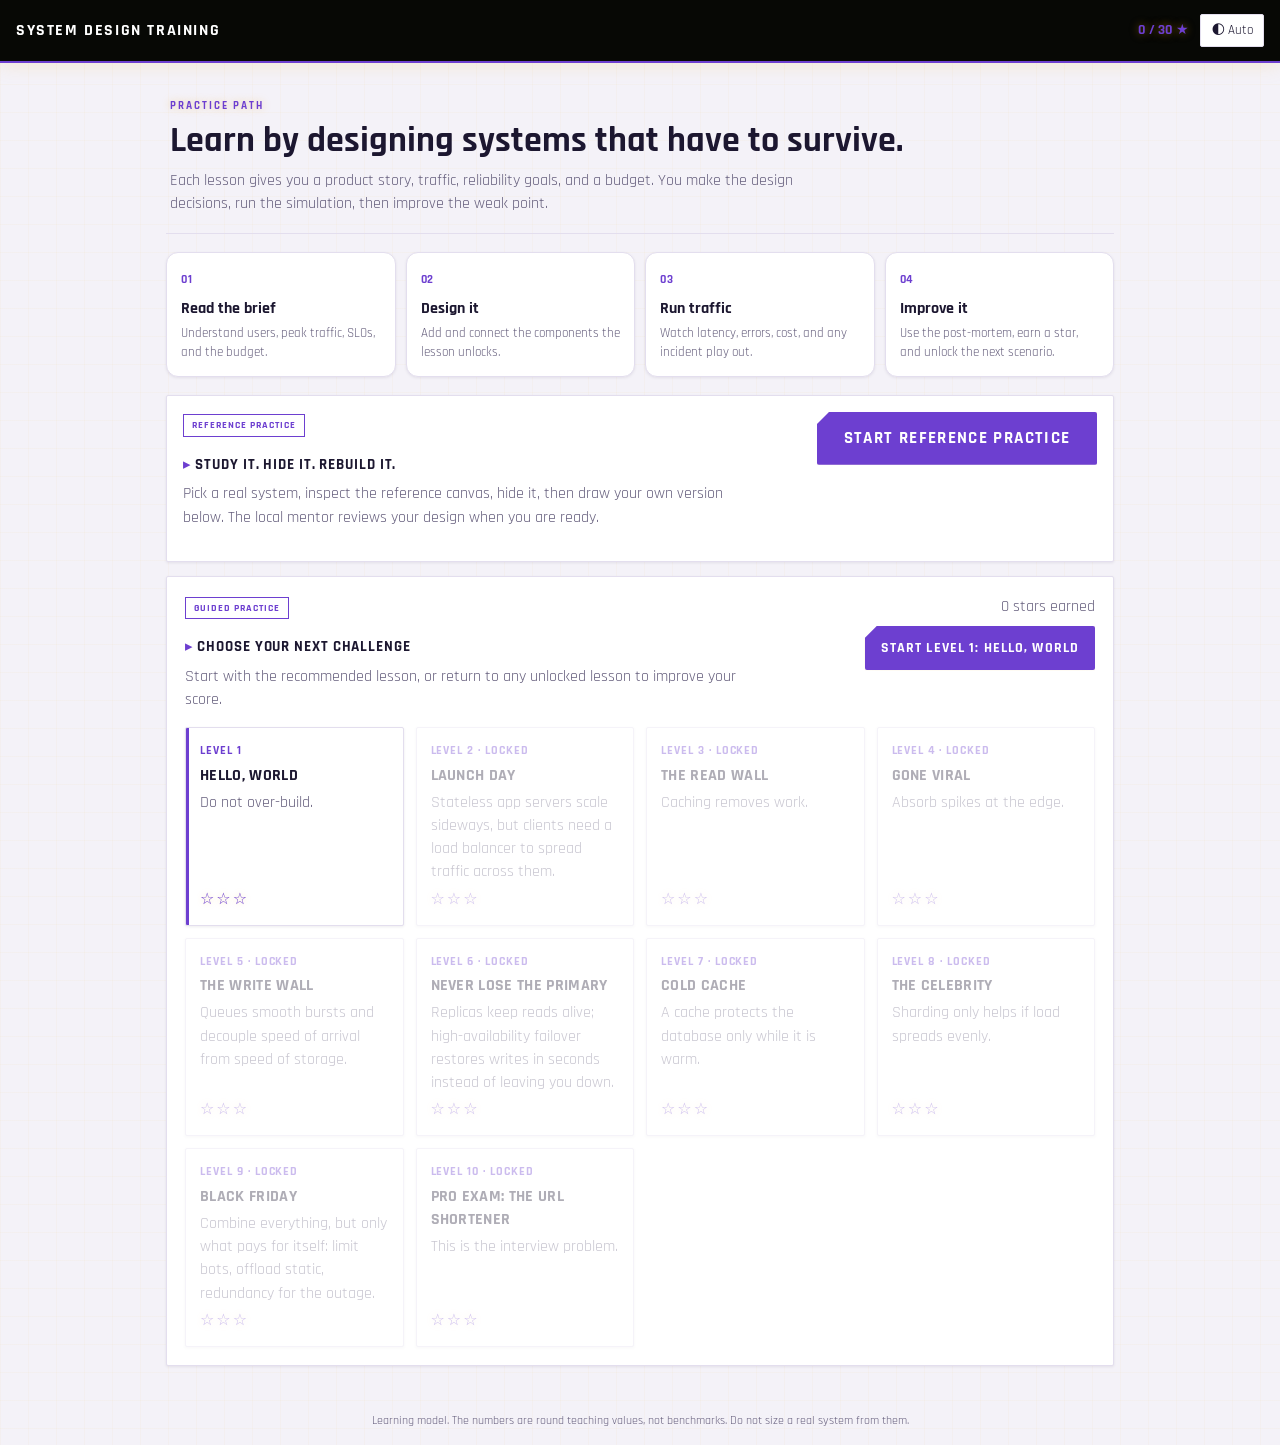
<file: index.html>
<!doctype html>
<html lang="en">
<head>
<meta charset="utf-8">
<title>Architecture Lab</title>
<meta name="viewport" content="width=device-width, initial-scale=1, viewport-fit=cover">
<meta name="description" content="Design a system, run real-looking traffic through it, and see what breaks. Ten levels from a blog to a URL shortener interview.">
<meta name="theme-color" content="#1b1233">
<meta name="apple-mobile-web-app-capable" content="yes">
<meta name="mobile-web-app-capable" content="yes">
<meta name="apple-mobile-web-app-status-bar-style" content="black-translucent">
<meta name="apple-mobile-web-app-title" content="Arch Lab">
<link rel="manifest" href="manifest.webmanifest">
<link rel="icon" href="icon.svg" type="image/svg+xml">
<link rel="apple-touch-icon" href="icon-180.png">
<link rel="stylesheet" href="style.css?v=20261002i-ref-full-width">
<link rel="stylesheet" href="style-tactical.css">
<link rel="stylesheet" href="learn-shell.css?v=20261005a">
<link href="https://fonts.googleapis.com/css2?family=Rajdhani:wght@500;600;700&display=swap" rel="stylesheet">
<script src="theme.js"></script>
<script src="embed-flags.js"></script>
</head>
<body>
<header class="top">
  <button id="back" class="icon" aria-label="Back to levels" hidden>&larr;</button>
  <h1 id="title">Architecture Lab</h1>
  <span id="totalStars" class="stars-total" aria-label="Total stars"></span>
</header>
<main id="app" aria-live="polite"></main>
<dialog id="referenceDialog" class="reference-dialog">
  <div class="reference-dialog-head"><b id="referenceDialogTitle">Reference design</b><button id="referenceDialogClose" class="icon" aria-label="Close">&times;</button></div>
  <iframe id="referenceDialogFrame" class="reference-dialog-frame" title="Reference architecture, full size"></iframe>
</dialog>
<footer class="foot">Learning model. The numbers are round teaching values, not benchmarks. Do not size a real system from them.</footer>
<script src="engine.js?v=cr1"></script>
<script src="levels.js?v=cr1"></script>
<script src="graph.js?v=cr1"></script>
<script src="platforms.js"></script>
<script src="platform_sizes.js"></script>
<script src="examples_more.js?v=20261005a"></script>
<script src="app.js?v=20261005-library"></script>
</body>
</html>
</file>
<file: style.css>
:root {
  --bg: #f4f2f8; --card: #ffffff; --ink: #1c1730; --muted: #665f7d; --line: #e3deee; --accent: #6d3fd0; --accent-ink: #ffffff; --accent-soft: #efe8fb;
  --ok: #157a3d; --ok-bg: #e3f5ea; --warn: #8a5a00; --warn-bg: #fff2d1; --bad: #b3261e; --bad-bg: #fde8e6; --chart-a: #6d3fd0; --chart-b: #d9534f; --shadow: 0 1px 3px rgba(20,10,50,.08);
  color-scheme: light;
}
@media (prefers-color-scheme: dark) {
  :root:not([data-theme="light"]) { --bg: #120e1f; --card: #1c1730; --ink: #eeeaf8; --muted: #a59fbc; --line: #2f2848; --accent: #a78bfa; --accent-ink: #160f2a; --accent-soft: #2a2145;
    --ok: #6ee7a0; --ok-bg: #12372377; --warn: #f5c16c; --warn-bg: #3a2d1288; --bad: #ff9c94; --bad-bg: #4a1f1c88; --chart-a: #a78bfa; --chart-b: #ff8a80; --shadow: none; color-scheme: dark; }
}
:root[data-theme="dark"] { --bg: #120e1f; --card: #1c1730; --ink: #eeeaf8; --muted: #a59fbc; --line: #2f2848; --accent: #a78bfa; --accent-ink: #160f2a; --accent-soft: #2a2145;
    --ok: #6ee7a0; --ok-bg: #12372377; --warn: #f5c16c; --warn-bg: #3a2d1288; --bad: #ff9c94; --bad-bg: #4a1f1c88; --chart-a: #a78bfa; --chart-b: #ff8a80; --shadow: none; color-scheme: dark; }
* { box-sizing: border-box; -webkit-tap-highlight-color: transparent; }
html, body { margin: 0; background: var(--bg); color: var(--ink); font: 16px/1.45 -apple-system, "Segoe UI", system-ui, sans-serif; }
body { padding: env(safe-area-inset-top) env(safe-area-inset-right) env(safe-area-inset-bottom) env(safe-area-inset-left); min-height: 100vh; display: flex; flex-direction: column; }
.top { display: flex; align-items: center; gap: 12px; padding: 14px 16px; background: #1b1233; color: #fff; position: sticky; top: 0; z-index: 5; }
.top h1 { margin: 0; font-size: 18px; flex: 1; overflow: hidden; text-overflow: ellipsis; white-space: nowrap; }
.stars-total { font-size: 14px; color: #ffd36b; white-space: nowrap; }
button { font: inherit; color: inherit; cursor: pointer; }
button.icon { background: rgba(255,255,255,.14); color: #fff; border: 0; width: 40px; height: 40px; border-radius: 10px; font-size: 20px; }
main { flex: 1; width: 100%; max-width: 980px; margin: 0 auto; padding: 16px; }
.foot { text-align: center; color: var(--muted); font-size: 12px; padding: 16px; }
.card { background: var(--card); border: 1px solid var(--line); border-radius: 14px; padding: 16px; box-shadow: var(--shadow); margin-bottom: 14px; }
.practice-shell { display: grid; gap: 14px; }
.practice-head { display: flex; align-items: end; justify-content: space-between; gap: 18px; padding: 4px 2px 14px; border-bottom: 1px solid var(--line); }
.practice-head h2 { margin: 6px 0; font-size: 24px; }.practice-head p { margin: 0; color: var(--muted); max-width: 620px; }
.practice-actions { display: flex; align-items: end; gap: 8px; flex-wrap: wrap; }.practice-actions label { display: grid; gap: 4px; color: var(--muted); font-size: 12px; }.practice-actions select { min-height: 40px; padding: 7px; border: 1px solid var(--line); border-radius: 8px; background: var(--card); color: var(--ink); }.practice-actions .primary { width: auto; font-size: 13px; padding: 11px 14px; }
.practice-step { overflow: hidden; border: 1px solid var(--line); border-radius: 14px; background: var(--card); box-shadow: var(--shadow); }.practice-step-head { display: flex; align-items: center; gap: 10px; padding: 10px 14px; border-bottom: 1px solid var(--line); }.practice-step-head > span { display: grid; place-items: center; min-width: 42px; height: 25px; padding: 0 8px; border-radius: 999px; background: var(--accent); color: var(--accent-ink); font-weight: 750; font-size: 12px; }.practice-step-head b, .practice-step-head small { display: block; }.practice-step-head small { color: var(--muted); font-size: 12px; }.practice-reference-card { overflow: hidden; border: 1px solid var(--line); border-radius: 12px; background: var(--card); box-shadow: var(--shadow); }.practice-reference-card summary { display: flex; align-items: center; justify-content: space-between; gap: 12px; padding: 11px 14px; cursor: pointer; list-style: none; font-weight: 750; }.practice-reference-card summary::-webkit-details-marker { display: none; }.practice-reference-card summary::before { content: "▸"; color: var(--accent); transition: transform .15s ease; }.practice-reference-card[open] summary::before { transform: rotate(90deg); }.practice-reference-card summary span { margin-right: auto; }.practice-reference-card summary small { color: var(--muted); font-weight: 500; }.practice-reference-body { display: flex; flex-direction: column; border-top: 1px solid var(--line); }
.practice-reference-canvas { position: relative; border-bottom: 1px solid var(--line); }
.practice-reference { display: block; width: 100%; height: 240px; border: 0; }
.practice-reference-pop { position: absolute; right: 8px; top: 8px; z-index: 2; padding: 5px 9px; font-size: 11.5px; box-shadow: 0 2px 8px rgba(0,0,0,.12); }
.practice-reference-learn { padding: 12px 14px; }
.practice-reference-learn b { display: block; margin-bottom: 5px; font-size: 12.5px; }
.practice-reference-learn p { margin: 0; color: var(--muted); font-size: 12.5px; line-height: 1.55; }
.practice-board { display: block; width: 100%; height: max(720px, calc(100vh - 260px)); border: 0; }
.reference-dialog { width: min(1200px, 94vw); height: min(560px, 78vh); padding: 0; border: 0; border-radius: 14px; box-shadow: 0 24px 64px rgba(0,0,0,.35); }
.reference-dialog::backdrop { background: rgba(10, 8, 20, .55); }
.reference-dialog-head { display: flex; align-items: center; justify-content: space-between; gap: 10px; padding: 12px 16px; border-bottom: 1px solid var(--line); }
.reference-dialog-head b { font-size: 15px; }
.reference-dialog-frame { display: block; width: 100%; height: calc(100% - 49px); border: 0; }
.practice-library { padding: 14px; border: 1px solid var(--line); border-radius: 14px; background: var(--card); box-shadow: var(--shadow); }.practice-library-head { display: flex; justify-content: space-between; gap: 12px; align-items: center; margin-bottom: 12px; }.practice-library-head b, .practice-library-head small { display: block; }.practice-library-head small { margin-top: 3px; color: var(--muted); font-size: 12px; }.practice-library-head > span { padding: 4px 8px; border-radius: 999px; background: var(--accent-soft); color: var(--accent); font-size: 12px; font-weight: 750; white-space: nowrap; }.practice-library-grid { display: grid; grid-template-columns: repeat(auto-fill, minmax(220px, 1fr)); gap: 10px; }.practice-example { display: flex; flex-direction: column; min-height: 178px; padding: 12px; border: 1px solid var(--line); border-radius: 10px; background: var(--bg); }.practice-example.selected { border-color: var(--accent); box-shadow: inset 3px 0 var(--accent); }.practice-example > span { font-size: 10px; font-weight: 800; color: var(--accent); letter-spacing: .08em; }.practice-example h3 { margin: 6px 0; font-size: 16px; }.practice-example p { margin: 0 0 12px; color: var(--muted); font-size: 12px; line-height: 1.45; }.practice-example button { margin-top: auto; padding: 8px; border: 1px solid var(--line); border-radius: 8px; background: var(--card); color: var(--ink); font: inherit; font-size: 12px; font-weight: 700; }.practice-example button:hover { border-color: var(--accent); color: var(--accent); }
@media (max-width: 760px) { .practice-head { align-items: start; flex-direction: column; }.practice-actions { align-items: stretch; width: 100%; }.practice-actions label, .practice-actions select, .practice-actions button { flex: 1; }.practice-reference-card summary { align-items: start; flex-direction: column; gap: 3px; }.practice-reference-card summary::before { position: absolute; right: 14px; }.practice-reference { height: 180px; }.practice-board { height: 680px; } }
.card h2 { margin: 0 0 8px; font-size: 17px; }
.muted { color: var(--muted); }
.grid { display: grid; grid-template-columns: repeat(auto-fill, minmax(200px, 1fr)); gap: 12px; }
.lvl { text-align: left; border: 1px solid var(--line); background: var(--card); border-radius: 14px; padding: 14px; min-height: 108px; display: flex; flex-direction: column; gap: 4px; box-shadow: var(--shadow); }
.lvl[disabled] { opacity: .5; cursor: not-allowed; }
.lvl .n { font-size: 12px; color: var(--muted); }
.lvl .t { font-weight: 650; }
.lvl .s { margin-top: auto; color: #e0a800; letter-spacing: 2px; }
.chips { display: flex; flex-wrap: wrap; gap: 8px; margin: 10px 0 0; }
.chip { padding: 6px 10px; border-radius: 999px; font-size: 13px; background: var(--accent-soft); color: var(--ink); }
.chip.ok { background: var(--ok-bg); color: var(--ok); }
.chip.bad { background: var(--bad-bg); color: var(--bad); }
.chip.warn { background: var(--warn-bg); color: var(--warn); }
.layout { display: grid; grid-template-columns: 1fr; gap: 14px; }
@media (min-width: 860px) { .layout { grid-template-columns: 1.05fr .95fr; align-items: start; } }
.ctl { display: flex; align-items: center; justify-content: space-between; gap: 12px; padding: 10px 0; border-top: 1px solid var(--line); flex-wrap: wrap; }
.ctl:first-of-type { border-top: 0; }
.ctl .lab { font-weight: 600; }
.ctl .hint { display: block; font-weight: 400; font-size: 12px; color: var(--muted); }
.seg { display: inline-flex; border: 1px solid var(--line); border-radius: 10px; overflow: hidden; }
.seg button { border: 0; background: transparent; padding: 9px 12px; min-width: 44px; min-height: 40px; }
.seg button[aria-pressed="true"] { background: var(--accent); color: var(--accent-ink); font-weight: 650; }
.step { display: inline-flex; align-items: center; border: 1px solid var(--line); border-radius: 10px; overflow: hidden; }
.step button { border: 0; background: var(--accent-soft); width: 44px; height: 40px; font-size: 20px; }
.step output { min-width: 44px; text-align: center; font-variant-numeric: tabular-nums; font-weight: 650; }
.primary { background: var(--accent); color: var(--accent-ink); border: 0; border-radius: 12px; padding: 14px 18px; font-weight: 700; width: 100%; font-size: 17px; }
.ghost { background: transparent; border: 1px solid var(--line); border-radius: 12px; padding: 12px 16px; }
.row { display: flex; gap: 10px; flex-wrap: wrap; }
.row > * { flex: 1; }
.flow { display: flex; flex-direction: column; align-items: stretch; gap: 0; }
.tier { border: 1px solid var(--line); border-radius: 10px; padding: 9px 12px; background: var(--card); display: flex; justify-content: space-between; gap: 10px; align-items: center; position: relative; }
.tier + .tier::before { content: ""; position: absolute; left: 50%; top: -9px; width: 2px; height: 9px; background: var(--muted); }
.tier + .tier { margin-top: 9px; }
.tier .name { font-weight: 600; }
.tier .meta { color: var(--muted); font-size: 13px; text-align: right; }
.tier.u-ok { border-color: var(--ok); }
.tier.u-warn { border-color: #d29922; background: var(--warn-bg); }
.tier.u-bad { border-color: var(--bad); background: var(--bad-bg); }
.tier.off { opacity: .45; border-style: dashed; }
.metrics { display: grid; grid-template-columns: repeat(auto-fit, minmax(150px, 1fr)); gap: 10px; }
.metric { border: 1px solid var(--line); border-radius: 12px; padding: 10px 12px; }
.metric .k { font-size: 12px; color: var(--muted); }
.metric .v { font-size: 20px; font-weight: 700; }
.metric.ok { border-color: var(--ok); } .metric.bad { border-color: var(--bad); }
.metric .g { font-size: 12px; }
svg.chart { width: 100%; height: auto; display: block; }
.post li { margin: 6px 0; }
.result-stars { font-size: 32px; letter-spacing: 6px; color: #e0a800; text-align: center; }
.tabs { display: flex; gap: 6px; margin: 4px 0 10px; }
.tabs button { flex: 1; border: 1px solid var(--line); background: transparent; border-radius: 10px; padding: 8px; }
.tabs button[aria-pressed="true"] { background: var(--accent-soft); font-weight: 650; }
/* Studio */
.formgrid { display: grid; grid-template-columns: repeat(auto-fit, minmax(150px, 1fr)); gap: 12px; }
.fld { display: flex; flex-direction: column; gap: 4px; font-size: 14px; }
.fld small { font-size: 11px; }
.fld input, .fld select, .calrow input[type="number"] { font: inherit; padding: 10px; border: 1px solid var(--line); border-radius: 10px; background: var(--bg); color: var(--ink); width: 100%; min-height: 42px; }
.grp { font-size: 13px; text-transform: uppercase; letter-spacing: .04em; color: var(--muted); margin: 16px 0 6px; }
.chk { display: inline-flex; align-items: center; gap: 8px; font-size: 14px; }
.chk input { width: 20px; height: 20px; }
.chk-list { display: flex; flex-wrap: wrap; gap: 8px 18px; }
.calrow { display: grid; grid-template-columns: 1fr 110px; gap: 6px 10px; align-items: center; padding: 8px 0; border-top: 1px solid var(--line); }
.calrow .lab { grid-column: 1 / -1; font-weight: 600; }
.calrow .chk.sm { font-size: 13px; }
.calrow .chip { justify-self: start; }
/* Score, live run, tips */
.score { display: flex; align-items: center; gap: 16px; margin-bottom: 10px; }
.score .big { font-size: 44px; font-weight: 800; line-height: 1; color: var(--accent); }
.score .big small { font-size: 16px; color: var(--muted); font-weight: 600; }
.dim { display: grid; grid-template-columns: 1fr 1fr 48px; gap: 10px; align-items: center; font-size: 13px; margin: 6px 0; }
.dim .bar { height: 8px; background: var(--accent-soft); border-radius: 99px; overflow: hidden; }
.dim .bar i { display: block; height: 100%; background: var(--accent); border-radius: 99px; }
.dim b { text-align: right; }
@media (max-width: 420px) { .dim { grid-template-columns: 1.2fr 1fr 44px; } }
#live .tier { transition: background .12s, border-color .12s; }
/* Canvas */
.cv-head { display: flex; align-items: center; justify-content: space-between; gap: 10px; margin-bottom: 8px; flex-wrap: wrap; }
.cv-head h2 { margin: 0; }
.palette { display: flex; gap: 8px; overflow-x: auto; padding: 4px 0 10px; -webkit-overflow-scrolling: touch; }
.pal { flex: 0 0 auto; display: flex; flex-direction: column; align-items: center; gap: 2px; min-width: 84px; padding: 8px 10px; border: 1.5px dashed var(--muted); border-radius: 12px; background: var(--card); font-size: 12px; font-family: "Segoe Print", "Bradley Hand", "Comic Sans MS", cursive; }
.pal span { font-size: 22px; }
.pal[disabled] { opacity: .35; cursor: not-allowed; }
.cv-wrap { overflow: auto; border: 1px solid var(--line); border-radius: 14px; background:
  radial-gradient(circle, var(--line) 1px, transparent 1px) 0 0 / 22px 22px, var(--bg); touch-action: pan-x pan-y; }
#cv { width: 100%; min-width: 960px; height: auto; display: block; font-family: "Segoe Print", "Bradley Hand", "Comic Sans MS", cursive; user-select: none; -webkit-user-select: none; touch-action: none; }
#cv .box { fill: var(--card); stroke: var(--ink); stroke-width: 2.2; filter: url(#roughN); }
#cv .node { cursor: grab; }
#cv .node.u-ok .box { stroke: var(--ok); } #cv .node.u-warn .box { stroke: #d29922; fill: var(--warn-bg); } #cv .node.u-bad .box { stroke: var(--bad); fill: var(--bad-bg); }
#cv .node.dead { opacity: .55; } #cv .node.dead .box { stroke-dasharray: 6 5; }
#cv .node.sel .box { stroke: var(--accent); stroke-width: 3.6; } #cv .node.link .box { stroke: var(--accent); stroke-dasharray: 3 4; }
#cv .ico { font-size: 22px; } #cv .lbl { font-size: 12px; font-weight: 700; fill: var(--ink); } #cv .sub { font-size: 12.5px; fill: var(--muted); } #cv .pct { font-size: 13px; font-weight: 700; fill: var(--ink); } #cv .dn { font-size: 12px; fill: var(--bad); }
#cv .w { fill: none; stroke: var(--ink); stroke-width: 2.2; marker-end: url(#arr); opacity: .8; }
#cv .wire.dead .w { stroke-dasharray: 5 6; opacity: .35; }
#cv .wire.flow .w { stroke: var(--accent); stroke-width: 3; stroke-dasharray: 10 8; animation: dash .8s linear infinite; opacity: 1; }
#cv .wire.hot .w { stroke: var(--bad); }
#cv .hit { fill: none; stroke: transparent; stroke-width: 20; cursor: pointer; }
#cv .selw { fill: none; stroke: var(--accent); stroke-width: 6; opacity: .3; }
@keyframes dash { to { stroke-dashoffset: -36; } }
@media (prefers-reduced-motion: reduce) { #cv .wire.flow .w { animation: none; } }
.cv-tools { display: flex; gap: 12px; align-items: center; flex-wrap: wrap; margin: 10px 0; font-size: 13px; }
.inspector { border: 1px dashed var(--line); border-radius: 12px; padding: 10px 12px; margin-top: 8px; display: flex; flex-direction: column; gap: 4px; }
.inspector .ctl { padding: 6px 0; }

.theme-btn { margin-left: auto; border: 1px solid var(--line); background: var(--card); color: var(--ink); border-radius: 10px; padding: 6px 10px; cursor: pointer; font: inherit; font-size: 13px; }

/* Focused training entry: levels are the product, not a module landing page. */
.training-hero { padding: 20px 4px 18px; border-bottom: 1px solid var(--line); margin-bottom: 18px; }
.training-hero h2 { margin: 7px 0 8px; font-size: clamp(25px, 4vw, 36px); line-height: 1.08; }
.training-hero p { max-width: 650px; margin: 0; }
.training-levels { padding: 18px; }
.training-levels-head { display: flex; align-items: flex-start; justify-content: space-between; gap: 16px; margin-bottom: 16px; }
.training-levels-head h2 { margin: 7px 0 0; font-size: 20px; }
.training-next-copy { margin: 7px 0 0; max-width: 580px; }
.training-next-action { display: grid; gap: 8px; justify-items: end; min-width: min(100%, 280px); }
.training-start { width: auto; max-width: 100%; font-size: 14px; padding: 12px 16px; }
.training-flow { display: grid; grid-template-columns: repeat(4, minmax(0, 1fr)); gap: 10px; margin: 0 0 18px; }
.training-flow article { background: var(--card); border: 1px solid var(--line); border-radius: 12px; padding: 14px; box-shadow: var(--shadow); }
.training-flow span { color: var(--accent); font-size: 12px; font-weight: 750; letter-spacing: .08em; }
.training-flow h3 { margin: 7px 0 4px; font-size: 16px; }
.training-flow p { color: var(--muted); font-size: 13px; margin: 0; }
@media (max-width: 760px) { .training-flow { grid-template-columns: repeat(2, minmax(0, 1fr)); } }
@media (max-width: 560px) { .training-levels-head { flex-direction: column; gap: 8px; } }
@media (max-width: 560px) { .training-next-action { justify-items: stretch; width: 100%; } .training-start { width: 100%; } }

/* Embedded learning uses the Control Room header and navigation. */
html.control-room-embed .top { display: none !important; }
html.control-room-embed body { grid-template-rows: 1fr auto; }

/* A clearer first-run path in the Control Room learning view. */
.practice-shell { gap: 16px; }
.practice-head { gap: 24px; padding: 18px; border: 1px solid var(--line); border-radius: 14px; background: linear-gradient(120deg, var(--accent-soft), var(--card) 58%); box-shadow: var(--shadow); }
.practice-intro { min-width: 0; }
.practice-head h2 { font-size: clamp(25px, 3vw, 34px); line-height: 1.05; }
.practice-head p { font-size: 15px; }
.practice-meta { display: flex; flex-wrap: wrap; gap: 7px; margin-top: 13px; }
.practice-meta span { padding: 4px 8px; border: 1px solid var(--line); border-radius: 999px; color: var(--muted); background: color-mix(in srgb, var(--card) 78%, transparent); font-size: 11px; font-weight: 700; }
.practice-actions { display: grid; grid-template-columns: auto minmax(155px, 1fr); align-items: end; gap: 8px; min-width: 325px; }
.practice-actions select { min-height: 42px; padding: 7px 10px; }
.practice-actions .primary { grid-column: 1 / -1; width: 100%; padding: 12px 14px; }
.practice-step-head { padding: 12px 14px; }
.practice-step-head em { margin-left: auto; padding: 4px 8px; border-radius: 999px; background: var(--accent-soft); color: var(--accent); font-style: normal; font-size: 11px; font-weight: 750; white-space: nowrap; }
@media (max-width: 760px) { .practice-head { padding: 16px; } .practice-actions { width: 100%; min-width: 0; } .practice-actions label, .practice-actions select, .practice-actions button { min-width: 0; } .practice-step-head { align-items: flex-start; } .practice-step-head em { display: none; } }
</file>
<file: style-tactical.css>
/* Tactical HUD skin for the Control Module (home page) — matches theme-tactical.css.
   Applies only for Dark (explicit) or Auto-with-system-dark, so Light mode is real light. */
:root[data-theme="dark"] {
  --bg: #0b0d0a; --card: #14170f; --ink: #eef1e6; --muted: #8d9482; --line: #2c3324;
  --accent: #f2a900; --accent-ink: #14170f; --accent-soft: #2a2410;
  --ok: #7ee081; --ok-bg: #16321a; --warn: #ffcf5c; --warn-bg: #3a2c08;
  --bad: #ff5c4d; --bad-bg: #3a1512; --chart-a: #f2a900; --chart-b: #ff5c4d; --shadow: none;
  color-scheme: dark;
}
@media (prefers-color-scheme: dark) {
  :root:not([data-theme="light"]) {
    --bg: #0b0d0a; --card: #14170f; --ink: #eef1e6; --muted: #8d9482; --line: #2c3324;
    --accent: #f2a900; --accent-ink: #14170f; --accent-soft: #2a2410;
    --ok: #7ee081; --ok-bg: #16321a; --warn: #ffcf5c; --warn-bg: #3a2c08;
    --bad: #ff5c4d; --bad-bg: #3a1512; --chart-a: #f2a900; --chart-b: #ff5c4d; --shadow: none;
    color-scheme: dark;
  }
}

html, body {
  font-family: "Rajdhani", "Segoe UI", system-ui, sans-serif;
  background:
    linear-gradient(rgba(242,169,0,.03) 1px, transparent 1px) 0 0 / 100% 28px,
    linear-gradient(90deg, rgba(242,169,0,.03) 1px, transparent 1px) 0 0 / 28px 100%,
    var(--bg);
}

.top {
  background: #070805;
  border-bottom: 2px solid var(--accent);
  box-shadow: 0 2px 18px rgba(242,169,0,.15);
}
/* Embedded inside the Control Room's own header — don't duplicate title/stars/theme toggle. */
html.embedded .top #title, html.embedded .top .stars-total { display: none; }
html.embedded .top { padding: 6px 12px; min-height: 0; }
html.embedded .theme-btn { margin-left: auto; }
html.embedded main#app { padding-top: 0; max-width: none; padding-left: 24px; padding-right: 24px; }
html.embedded .layout { grid-template-columns: 1fr; }
@media (min-width: 1100px) { html.embedded .layout { grid-template-columns: 1.3fr .9fr; } }
html.embedded .cr-modules { grid-template-columns: 1fr; }
@media (min-width: 860px) { html.embedded .cr-modules { grid-template-columns: repeat(3, 1fr); } }
@media (min-width: 1500px) { html.embedded main#app { padding-left: 48px; padding-right: 48px; } }
.top h1 { text-transform: uppercase; letter-spacing: .1em; font-size: 16px; }
.stars-total { color: var(--accent); text-shadow: 0 0 8px rgba(242,169,0,.5); font-weight: 700; }
button.icon { border-radius: 2px; background: rgba(238,241,230,.08); }

.card, .lvl, .metric, .tier, .inspector {
  border-radius: 2px !important;
  border: 1px solid var(--line);
}
.card h2 { text-transform: uppercase; letter-spacing: .06em; font-size: 15px; }
.card h2::before { content: "▸ "; color: var(--accent); }

.lvl { position: relative; overflow: hidden; }
.lvl .n { text-transform: uppercase; letter-spacing: .08em; font-weight: 700; color: var(--accent); }
.lvl .t { text-transform: uppercase; letter-spacing: .02em; }
.lvl:not([disabled])::before {
  content: ""; position: absolute; left: 0; top: 0; bottom: 0; width: 3px; background: var(--accent);
}
.lvl[disabled] { opacity: .35; }
.lvl .s { color: var(--accent); text-shadow: 0 0 6px rgba(242,169,0,.4); }

.chip { border-radius: 2px !important; text-transform: uppercase; font-size: 11px; letter-spacing: .05em; font-weight: 700; }

.primary {
  border-radius: 2px !important;
  background: var(--accent); color: var(--accent-ink); font-weight: 800;
  text-transform: uppercase; letter-spacing: .08em;
  clip-path: polygon(12px 0, 100% 0, 100% 100%, 0 100%, 0 12px);
  box-shadow: 0 0 18px rgba(242,169,0,.4);
}
.ghost { border-radius: 2px !important; border-color: var(--line); text-transform: uppercase; letter-spacing: .06em; font-size: 13px; }

.seg, .step, .tabs button { border-radius: 2px !important; }
.seg button[aria-pressed="true"], .tabs button[aria-pressed="true"] {
  background: var(--accent); color: var(--accent-ink); box-shadow: 0 0 10px rgba(242,169,0,.4);
}

.metric .v { font-family: "Rajdhani", monospace; }
.score .big { font-family: "Rajdhani", monospace; text-shadow: 0 0 14px rgba(242,169,0,.45); }
.result-stars { color: var(--accent); text-shadow: 0 0 10px rgba(242,169,0,.5); }

/* Control Room */
.control-room-hero { padding: 4px 2px 18px; border-bottom: 1px solid var(--line); margin-bottom: 16px; }
.cr-kicker { display: block; color: var(--accent); font-size: 11px; font-weight: 800; letter-spacing: .18em; text-transform: uppercase; text-shadow: 0 0 8px rgba(242,169,0,.4); }
.control-room-hero h2 { margin: 8px 0 8px; font-size: 24px; letter-spacing: -.01em; text-transform: none; }
.control-room-hero h2::before { content: none; }
.cr-modules { display: grid; grid-template-columns: 1fr; gap: 14px; }
@media (min-width: 860px) { .cr-modules { grid-template-columns: repeat(3, 1fr); align-items: start; } }
.cr-module { position: relative; padding-top: 20px; }
.cr-badge {
  display: inline-block; margin-bottom: 10px; padding: 3px 8px;
  border: 1px solid var(--accent); color: var(--accent);
  font-size: 10px; font-weight: 800; letter-spacing: .1em; text-transform: uppercase;
}

/* free canvas (Studio) — drop the hand-drawn sketch look for a sharp tactical line */
#cv .box { filter: none; stroke-width: 1.6; }
#cv .node.sel .box { filter: drop-shadow(0 0 6px rgba(242,169,0,.6)); }
.pal { border-radius: 2px !important; font-family: "Rajdhani", sans-serif; text-transform: uppercase; font-size: 10.5px; letter-spacing: .05em; }
.cv-wrap { border-radius: 2px !important; background: radial-gradient(circle, var(--line) 1px, transparent 1px) 0 0 / 22px 22px, var(--bg); }

.fld input, .fld select, .calrow input, .theme-btn { border-radius: 2px !important; }

::-webkit-scrollbar { width: 9px; height: 9px; }
::-webkit-scrollbar-track { background: #070805; }
::-webkit-scrollbar-thumb { background: var(--line); border: 1px solid #070805; }
::-webkit-scrollbar-thumb:hover { background: var(--accent); }
</file>
<file: learn-shell.css>
/* Learn page (reference practice): a full-width workspace with the same type, controls and colours as the
   Architecture Studio. Scoped to html.std-ui (set by app.js in practice mode) so the level game keeps its look. */
html.std-ui, html.std-ui body { font-family: "Segoe UI", system-ui, -apple-system, "Helvetica Neue", Arial, sans-serif; font-size: 14px; background: var(--bg); }
html.std-ui main#app { max-width: none !important; width: 100%; padding: 0 !important; }
html.std-ui .top h1 { text-transform: none; letter-spacing: normal; font-size: 15px; }
html.std-ui .foot { display: none; }
html.std-ui .lp, html.std-ui .lp :is(button, select, input, h2, h3, p, b, small, span, summary, li) { font-family: inherit; text-transform: none !important; letter-spacing: normal !important; text-shadow: none !important; }
html.std-ui .lp .lp-card { border-radius: 12px !important; }

/* workspace: top bar + work area fill the viewport */
.lp { display: flex; flex-direction: column; gap: 0; height: 100vh; min-height: 560px; }
html.std-ui:not(.control-room-embed) .lp { height: calc(100vh - 68px); }
.lp.lp-guided { height: auto; gap: 16px; padding-bottom: 16px; }

.lp-top { position: sticky; top: 0; z-index: 4; flex: 0 0 auto; display: flex; align-items: center; gap: 14px; padding: 8px 14px; border-bottom: 1px solid var(--line); background: var(--card); }
.lp-title { flex: 0 0 auto; display: flex; flex-direction: column; min-width: 150px; }
.lp-eyebrow { margin: 0; color: var(--accent); font-size: 11.5px; font-weight: 650; white-space: nowrap; }
.lp-title h2 { margin: 1px 0 0; font-size: 16px; font-weight: 700; line-height: 1.2; white-space: nowrap; }
.lp-strip { flex: 1 1 auto; min-width: 0; display: flex; gap: 6px; overflow-x: auto; scrollbar-width: thin; padding: 2px; }
.lp-chip { flex: 0 0 auto; display: inline-flex; align-items: center; gap: 6px; padding: 6px 11px 6px 7px; border: 1px solid var(--line); border-radius: 999px; background: var(--bg); color: var(--ink); font-size: 13px; font-weight: 550; white-space: nowrap; cursor: pointer; }
.lp-chip small { display: grid; place-items: center; width: 19px; height: 19px; border-radius: 50%; background: var(--card); border: 1px solid var(--line); color: var(--muted); font-size: 10.5px; font-weight: 700; }
.lp-chip:hover { border-color: var(--accent); }
.lp-chip[aria-checked="true"] { border-color: var(--accent); background: var(--accent-soft); color: var(--ink); box-shadow: inset 0 0 0 1px var(--accent); }
.lp-chip[aria-checked="true"] small { background: var(--accent); border-color: var(--accent); color: var(--accent-ink); }
.lp-tools { flex: 0 0 auto; display: flex; align-items: center; gap: 8px; }
.lp-seg { display: flex; gap: 2px; padding: 3px; border-radius: 9px; background: var(--bg); border: 1px solid var(--line); }
.lp-seg button { padding: 5px 10px; border: 0; border-radius: 7px; background: transparent; color: var(--muted); font-size: 12.5px; font-weight: 600; white-space: nowrap; cursor: pointer; }
.lp-seg button:hover { color: var(--ink); }
.lp-seg button[aria-pressed="true"] { background: var(--card); color: var(--ink); box-shadow: 0 1px 2px rgba(0, 0, 0, .12), inset 0 0 0 1px var(--line); }
.lp-icon { width: 34px; height: 34px; border: 1px solid var(--line); border-radius: 8px; background: var(--card); color: var(--ink); font-size: 16px; cursor: pointer; }
.lp-icon:hover { border-color: var(--accent); color: var(--accent); }
html.std-ui .lp .primary { width: auto; min-height: 0; padding: 8px 14px; border: 0; border-radius: 8px !important; background: var(--accent); color: var(--accent-ink); font-size: 13.5px; font-weight: 650; white-space: nowrap; box-shadow: none !important; clip-path: none !important; }
html.std-ui .lp .primary:hover { filter: brightness(1.06); }
.lp :is(button, summary):focus-visible { outline: 2px solid var(--accent); outline-offset: 2px; }

.lp-work { flex: 1 1 auto; min-height: 0; display: grid; grid-template-columns: var(--lp-ref-w, 380px) minmax(0, 1fr); background: var(--bg); }
.lp-work:fullscreen { height: 100vh; background: var(--bg); }
.lp-focus .lp-work { grid-template-columns: minmax(0, 1fr); }
.lp-focus .lp-ref { display: none; }
.lp-ref { min-height: 0; overflow: auto; display: flex; flex-direction: column; border-right: 1px solid var(--line); background: var(--card); }
.lp-ref-head { padding: 12px 14px 8px; }
.lp-ref-head b { display: block; font-size: 13px; }
.lp-ref-head span { display: block; margin-top: 2px; color: var(--muted); font-size: 12.5px; line-height: 1.45; }
.lp-ref .practice-reference-canvas { position: relative; flex: 0 0 auto; margin: 0 12px; border: 1px solid var(--line); border-radius: 10px; overflow: hidden; background: var(--bg); }
.lp-ref .practice-reference { display: block; width: 100%; height: clamp(220px, 40vh, 420px); border: 0; }
.lp-ref .practice-reference-learn { padding: 12px 14px 16px; }
.lp .practice-reference-learn b { display: block; margin: 0 0 6px; font-size: 13px; }
.lp .practice-reference-learn p { margin: 0 0 14px; color: var(--muted); font-size: 13px; line-height: 1.6; }
.lp-check { margin: 0; padding-left: 18px; color: var(--muted); font-size: 13px; line-height: 1.6; }
html.std-ui .lp .practice-reference-pop { position: absolute; right: 8px; top: 8px; z-index: 2; padding: 4px 9px; border: 1px solid var(--line); border-radius: 7px; background: var(--card); color: var(--ink); font-size: 12px; font-weight: 600; box-shadow: none; }

.lp-build { min-width: 0; min-height: 0; display: flex; flex-direction: column; background: var(--bg); }
html.std-ui .lp .lp-build .practice-board { flex: 1 1 auto; width: 100%; height: 100%; min-height: 0; border: 0; display: block; }

/* guided layout: a step-by-step page for the first visit */
.lp-guided > :not(.lp-top) { margin: 0 16px; }
.lp-head { display: flex; align-items: flex-end; justify-content: space-between; gap: 24px; flex-wrap: wrap; }
.lp-head h2 { margin: 0 0 6px; font-size: 22px; line-height: 1.2; font-weight: 700; }
.lp-sub { margin: 0; max-width: 760px; color: var(--muted); line-height: 1.55; }
.lp-flow { display: flex; flex-wrap: wrap; gap: 6px; margin: 0; padding: 0; list-style: none; }
.lp-flow li { display: flex; align-items: center; gap: 6px; padding: 5px 10px 5px 6px; border: 1px solid var(--line); border-radius: 999px; background: var(--card); color: var(--muted); font-size: 12.5px; font-weight: 600; }
.lp-flow b { display: grid; place-items: center; width: 20px; height: 20px; border-radius: 50%; background: var(--accent-soft); color: var(--accent); font-size: 11px; }
.lp-card { overflow: hidden; border: 1px solid var(--line); border-radius: 12px; background: var(--card); box-shadow: var(--shadow); }
.lp-step-head { display: flex; align-items: flex-start; gap: 12px; padding: 14px 16px; }
.lp-step-head h3 { margin: 0; font-size: 15px; font-weight: 650; line-height: 1.3; }
.lp-step-head p { margin: 3px 0 0; color: var(--muted); font-size: 13px; line-height: 1.5; }
.lp-num { flex: 0 0 auto; display: grid; place-items: center; width: 26px; height: 26px; border-radius: 50%; background: var(--accent); color: var(--accent-ink); font-size: 12.5px; font-weight: 700; }
html.std-ui .lp .practice-reference-card summary { display: flex; align-items: center; justify-content: space-between; gap: 12px; padding: 0 16px 0 0; cursor: pointer; list-style: none; font-weight: 400; }
html.std-ui .lp .practice-reference-card summary::before { content: none; }
.lp-toggle { flex: 0 0 auto; padding: 6px 12px; border: 1px solid var(--line); border-radius: 8px; color: var(--ink); font-size: 13px; font-weight: 600; }
.lp .practice-reference-card summary:hover .lp-toggle { border-color: var(--accent); color: var(--accent); }
.lp-study { display: grid !important; grid-template-columns: minmax(0, 1.6fr) minmax(260px, 1fr); border-top: 1px solid var(--line); }
.lp-study .practice-reference-canvas { position: relative; border-right: 1px solid var(--line); }
.lp-study .practice-reference { display: block; width: 100%; height: 360px; border: 0; }
.lp-study .practice-reference-learn { padding: 14px 16px; }
.lp-guided .lp-work { display: block; overflow: hidden; border: 1px solid var(--line); border-radius: 12px; background: var(--card); }
.lp-build-head { border-bottom: 1px solid var(--line); }
html.std-ui .lp-guided .lp-build .practice-board { height: calc(100vh - 90px); min-height: 640px; }

@media (max-width: 1280px) { .lp-work { --lp-ref-w: 320px; } .lp-title { display: none; } }
@media (max-width: 1000px) {
  .lp-top { flex-wrap: wrap; }
  .lp-strip { order: 3; flex-basis: 100%; }
  .lp-tools { margin-left: auto; }
  .lp:not(.lp-focus) { height: auto !important; }
  .lp-work { grid-template-columns: minmax(0, 1fr); grid-template-rows: auto minmax(620px, 1fr); }
  .lp.lp-focus .lp-work { grid-template-rows: minmax(0, 1fr); }
  .lp-ref { border-right: 0; border-bottom: 1px solid var(--line); max-height: 46vh; }
  html.std-ui .lp:not(.lp-focus) .lp-build .practice-board { min-height: 620px; }
  .lp-study { grid-template-columns: 1fr; }
  .lp-study .practice-reference-canvas { border-right: 0; border-bottom: 1px solid var(--line); }
}
@media (max-width: 640px) {
  .lp-seg button { padding: 5px 7px; font-size: 12px; }
  .lp-head h2 { font-size: 19px; }
  .lp .practice-reference-card summary { flex-direction: column; align-items: stretch; padding: 0 16px 14px 0; }
}

/* level switch and first-visit chooser */
.lp-level button[aria-pressed="true"] { color: var(--accent) !important; }
.lp-choose { height: auto !important; min-height: calc(100vh - 40px); display: grid; place-items: center; padding: 24px; }
.lp-choose-box { width: min(980px, 100%); }
.lp-choose-box h2 { margin: 4px 0 6px; font-size: 26px; }
.lp-levels { display: grid; grid-template-columns: repeat(3, 1fr); gap: 12px; margin-top: 18px; }
.lp-levels button { display: flex; flex-direction: column; gap: 8px; padding: 18px; border: 1px solid var(--line); border-radius: 14px; background: var(--card); color: var(--ink); text-align: left; font: inherit; cursor: pointer; }
.lp-levels button:hover { border-color: var(--accent); box-shadow: inset 0 0 0 1px var(--accent); }
.lp-levels b { font-size: 17px; } .lp-levels span { color: var(--muted); line-height: 1.5; } .lp-levels em { margin-top: auto; padding-top: 8px; border-top: 1px solid var(--line); color: var(--ink); font-style: normal; font-size: 12.5px; }
@media (max-width: 760px) { .lp-levels { grid-template-columns: 1fr; } }

/* All-systems library: an overlay over the workspace, so opening it never reloads the practice canvas. */
.lp { position: relative; }
.lp-chip.lp-all { border-style: dashed; color: var(--accent); }
.lp-lib { position: absolute; inset: 48px 0 0 0; z-index: 6; display: flex; flex-direction: column; background: var(--bg); border-top: 1px solid var(--line); }
.lp-lib[hidden] { display: none; }
.lp-lib-head { display: flex; align-items: center; gap: 12px; padding: 12px 20px; background: var(--card); border-bottom: 1px solid var(--line); }
.lp-lib-head b { font-size: 16px; white-space: nowrap; }
.lp-lib-head input { flex: 1 1 auto; min-width: 0; max-width: 520px; padding: 8px 12px; border: 1px solid var(--line); border-radius: 8px; background: var(--bg); color: var(--ink); font: inherit; }
.lp-lib-head button { margin-left: auto; }
.lp-lib-note { margin: 0; padding: 10px 20px 0; color: var(--muted); font-size: 13.5px; line-height: 1.5; }
.lp-lib-body { flex: 1 1 auto; min-height: 0; overflow-y: auto; padding: 4px 20px 28px; }
.lp-lib-body h3 { margin: 18px 0 8px; font-size: 13px; letter-spacing: .02em; color: var(--muted); }
.lp-lib-grid { display: grid; grid-template-columns: repeat(auto-fill, minmax(240px, 1fr)); gap: 8px; }
.lp-lib-item { display: flex; flex-direction: column; gap: 4px; padding: 10px 12px; text-align: left; border: 1px solid var(--line); border-radius: 8px; background: var(--card); color: var(--ink); cursor: pointer; }
.lp-lib-item[hidden] { display: none; }
.lp-lib-item b { font-size: 14px; }
.lp-lib-item span { color: var(--muted); font-size: 12.5px; line-height: 1.45; }
.lp-lib-item:hover, .lp-lib-item:focus-visible { border-color: var(--accent); }
.lp-lib-item[aria-pressed="true"] { border-color: var(--accent); box-shadow: inset 0 0 0 1px var(--accent); background: var(--accent-soft); }
.lp-lib-empty { color: var(--muted); padding: 24px 0; }
@media (max-width: 760px) { .lp-lib { inset: 0; } .lp-lib-head { flex-wrap: wrap; padding: 10px 16px; } .lp-lib-note, .lp-lib-body { padding-left: 16px; padding-right: 16px; } }
</file>
